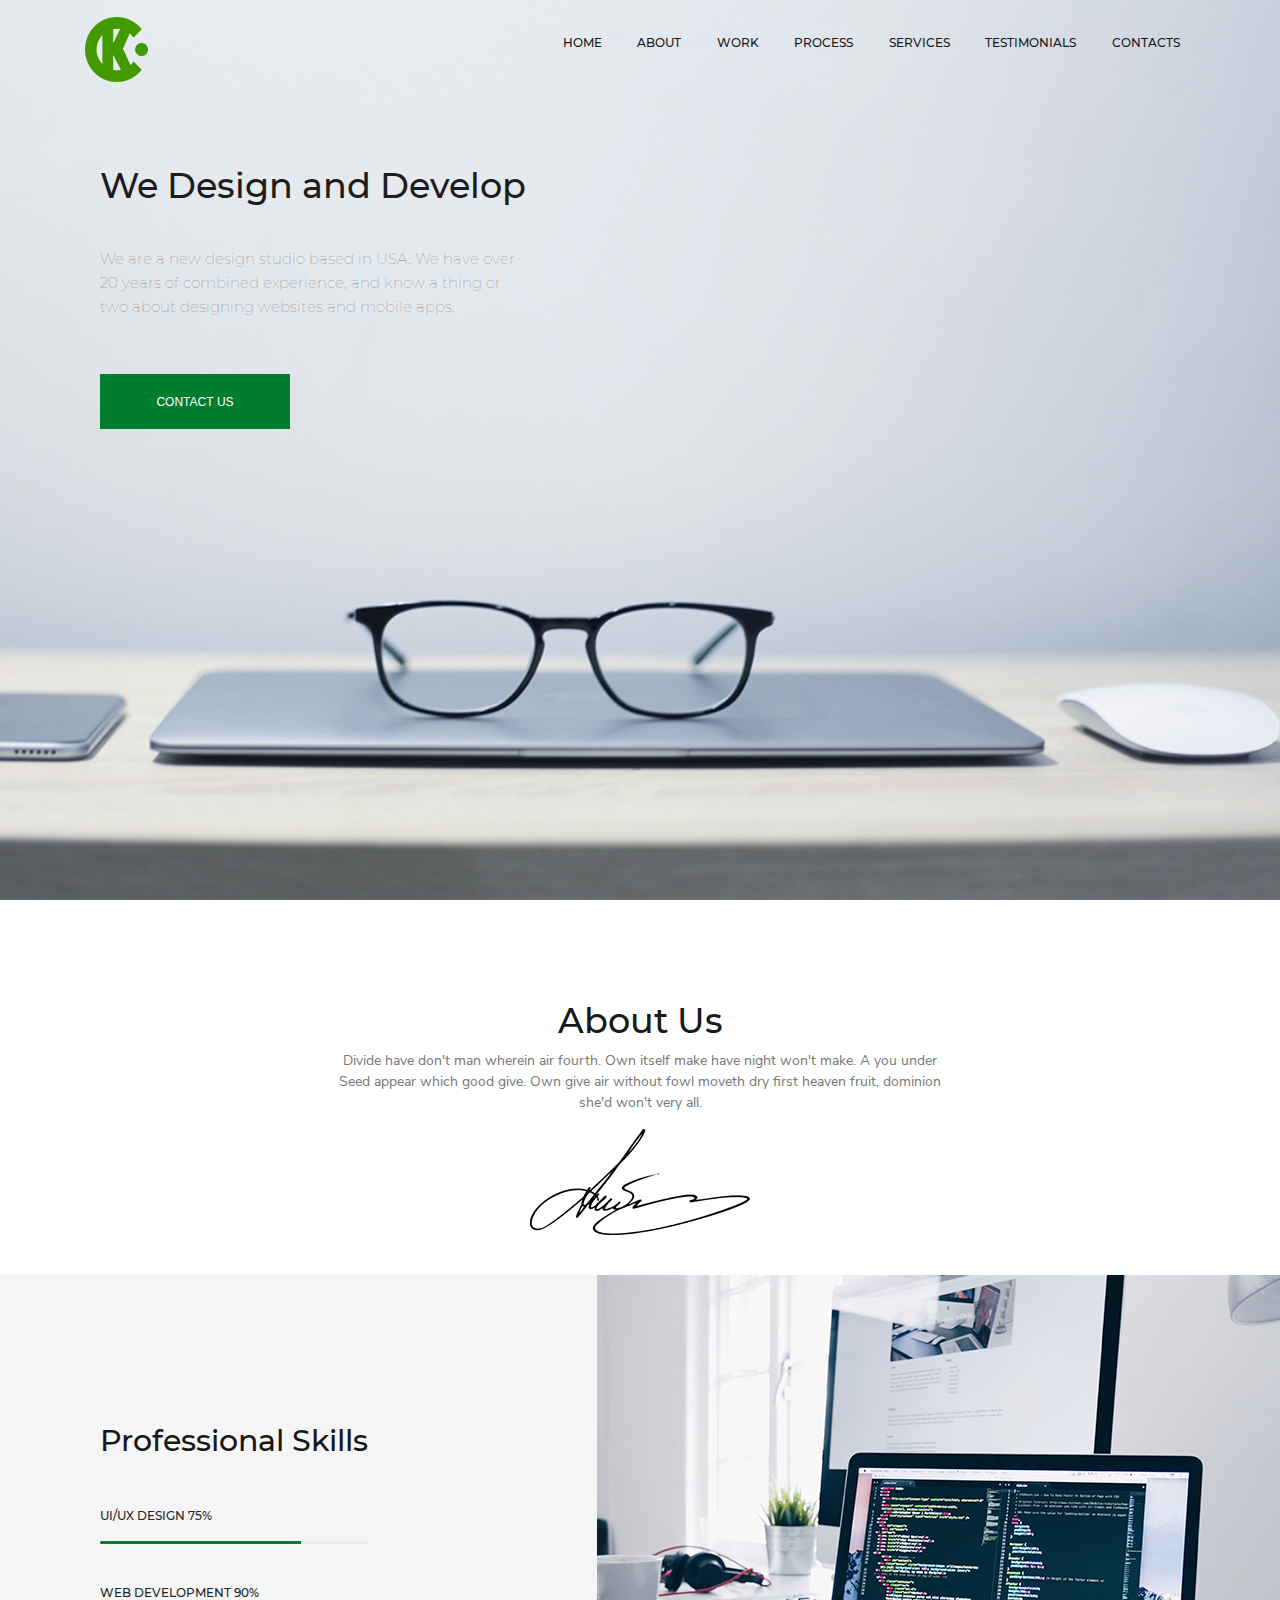
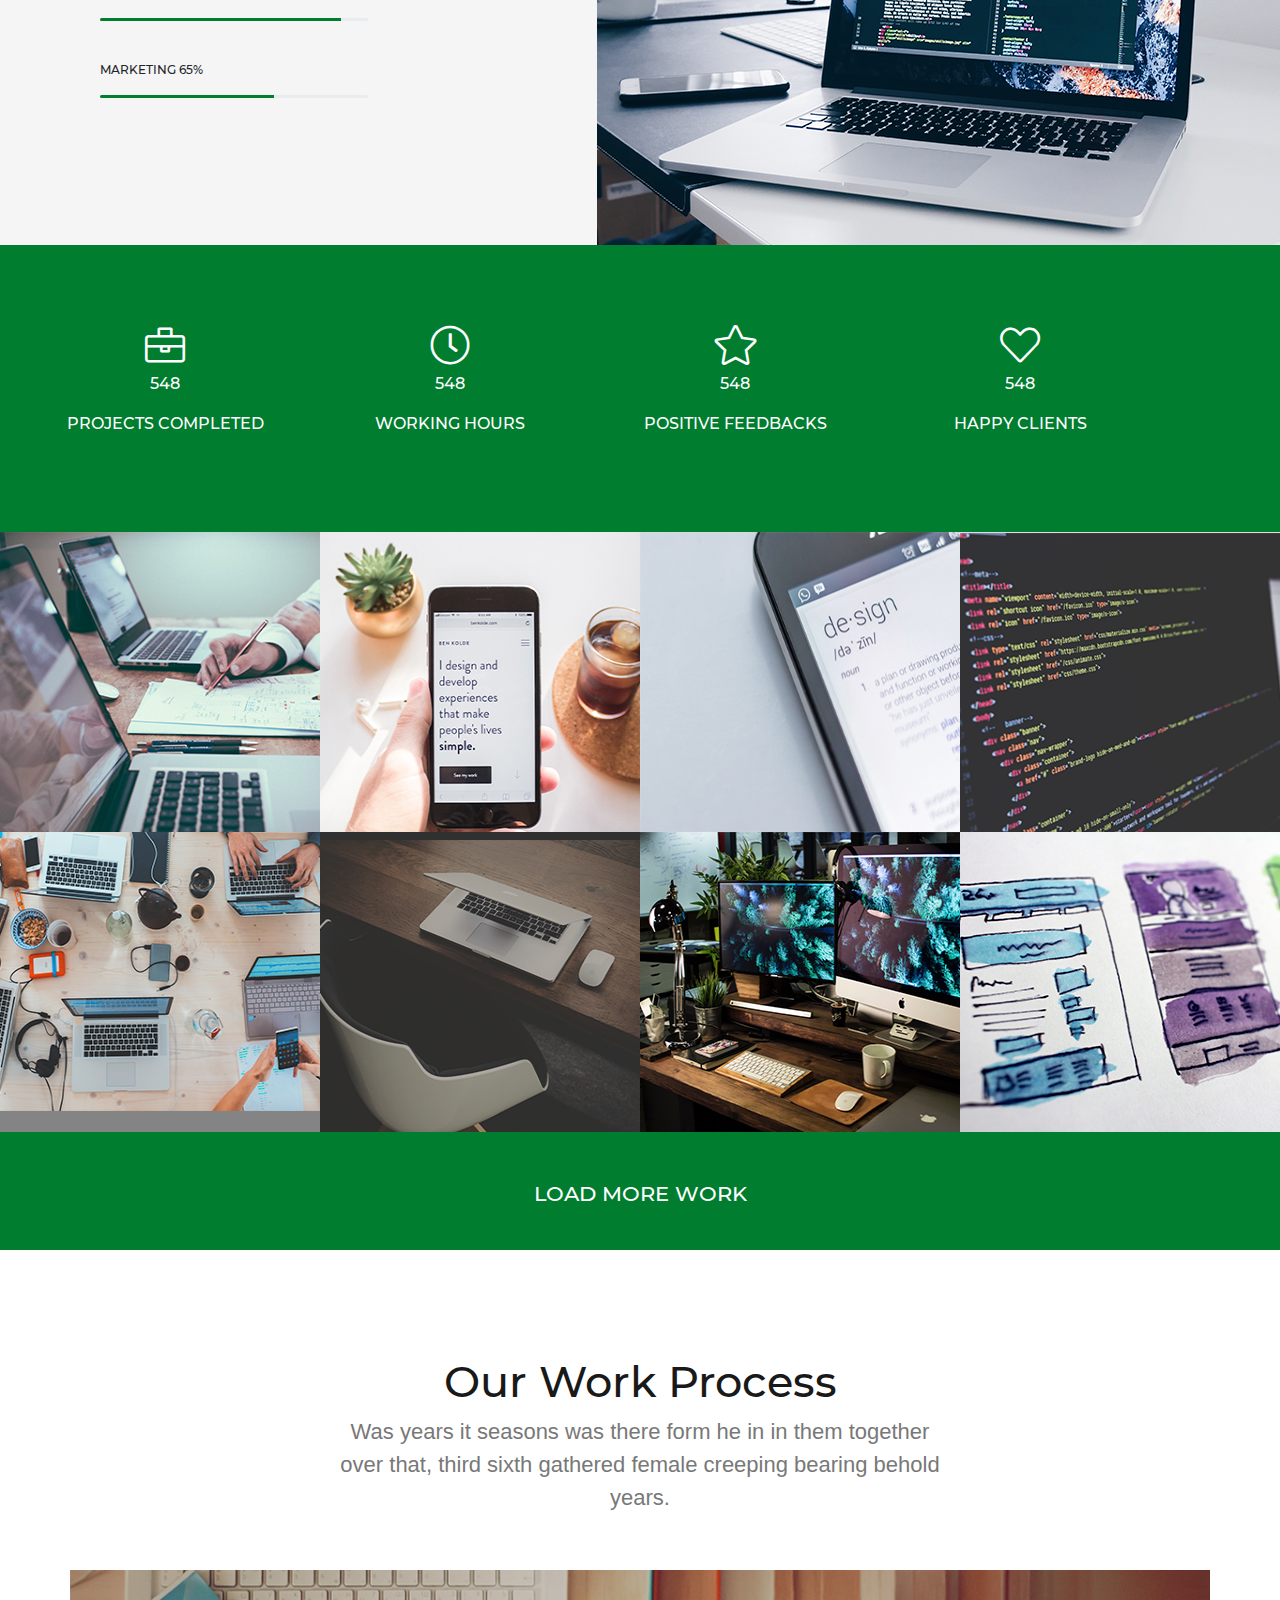
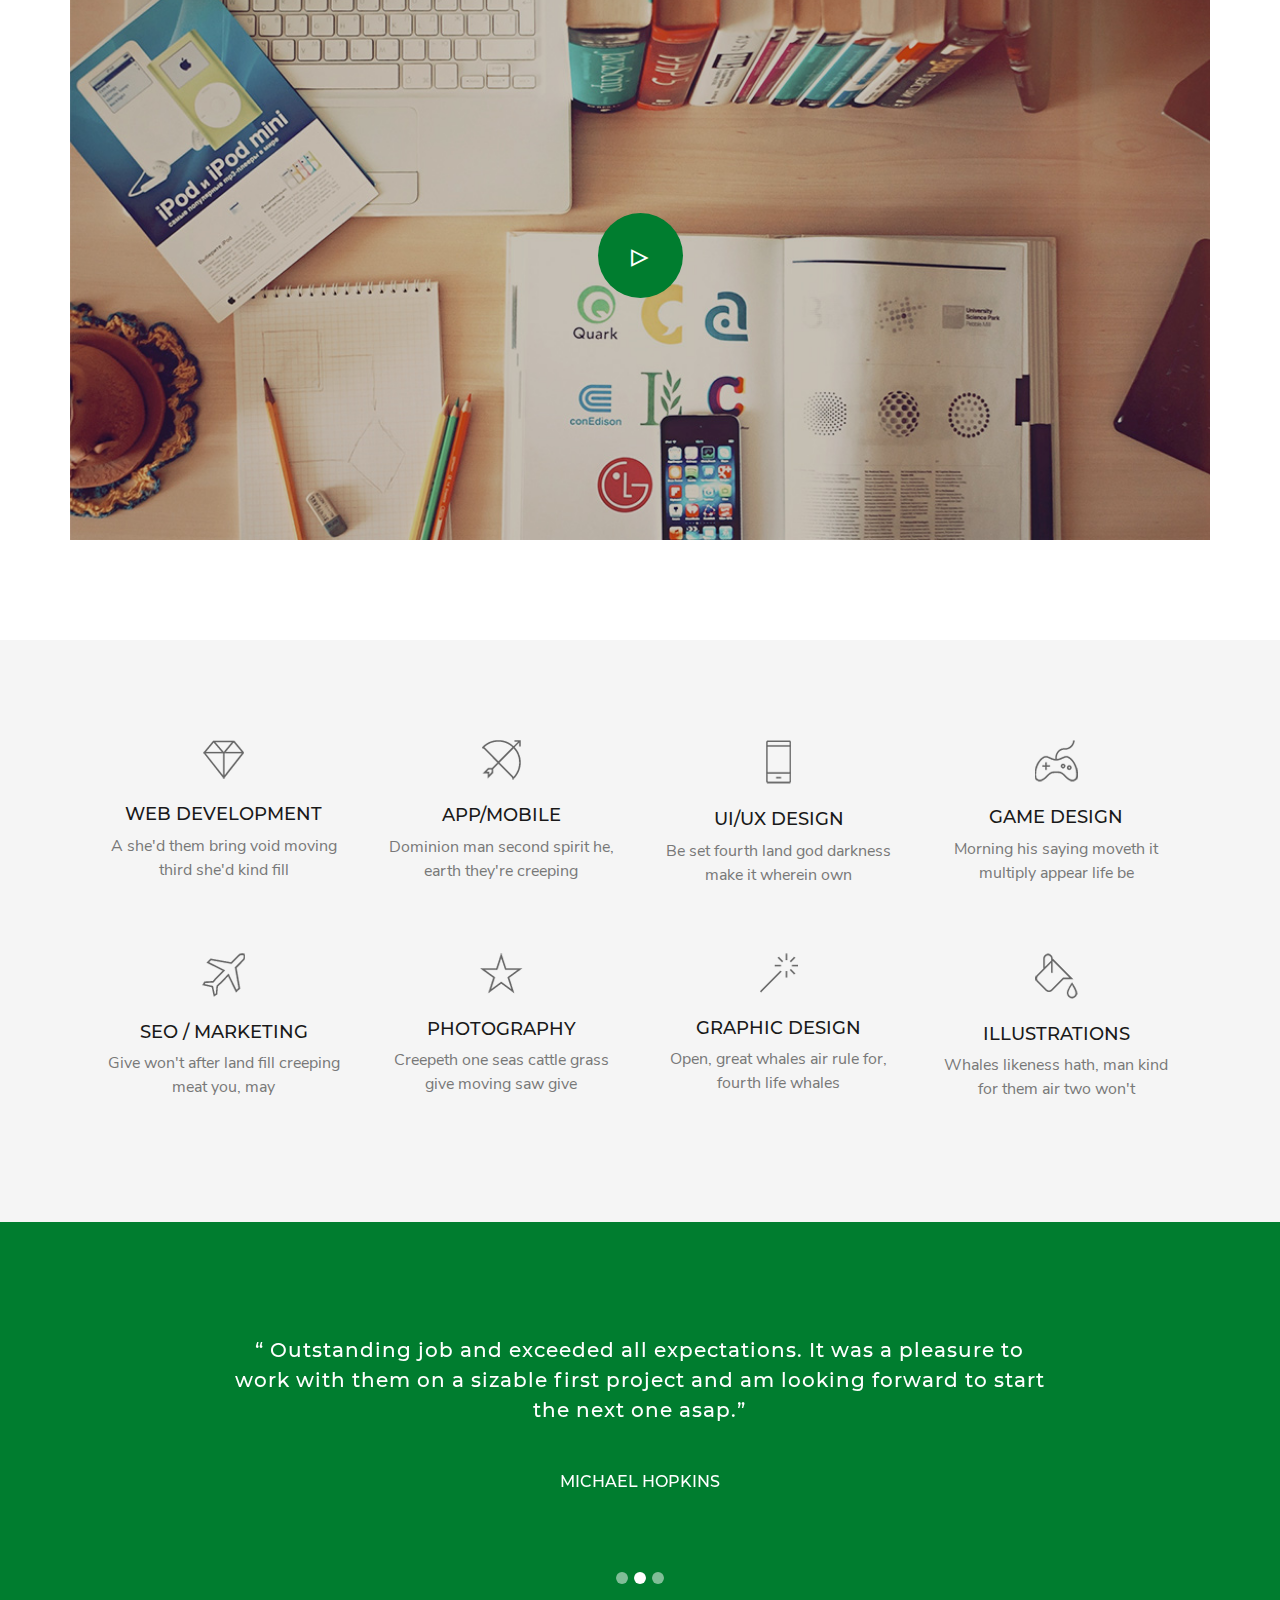
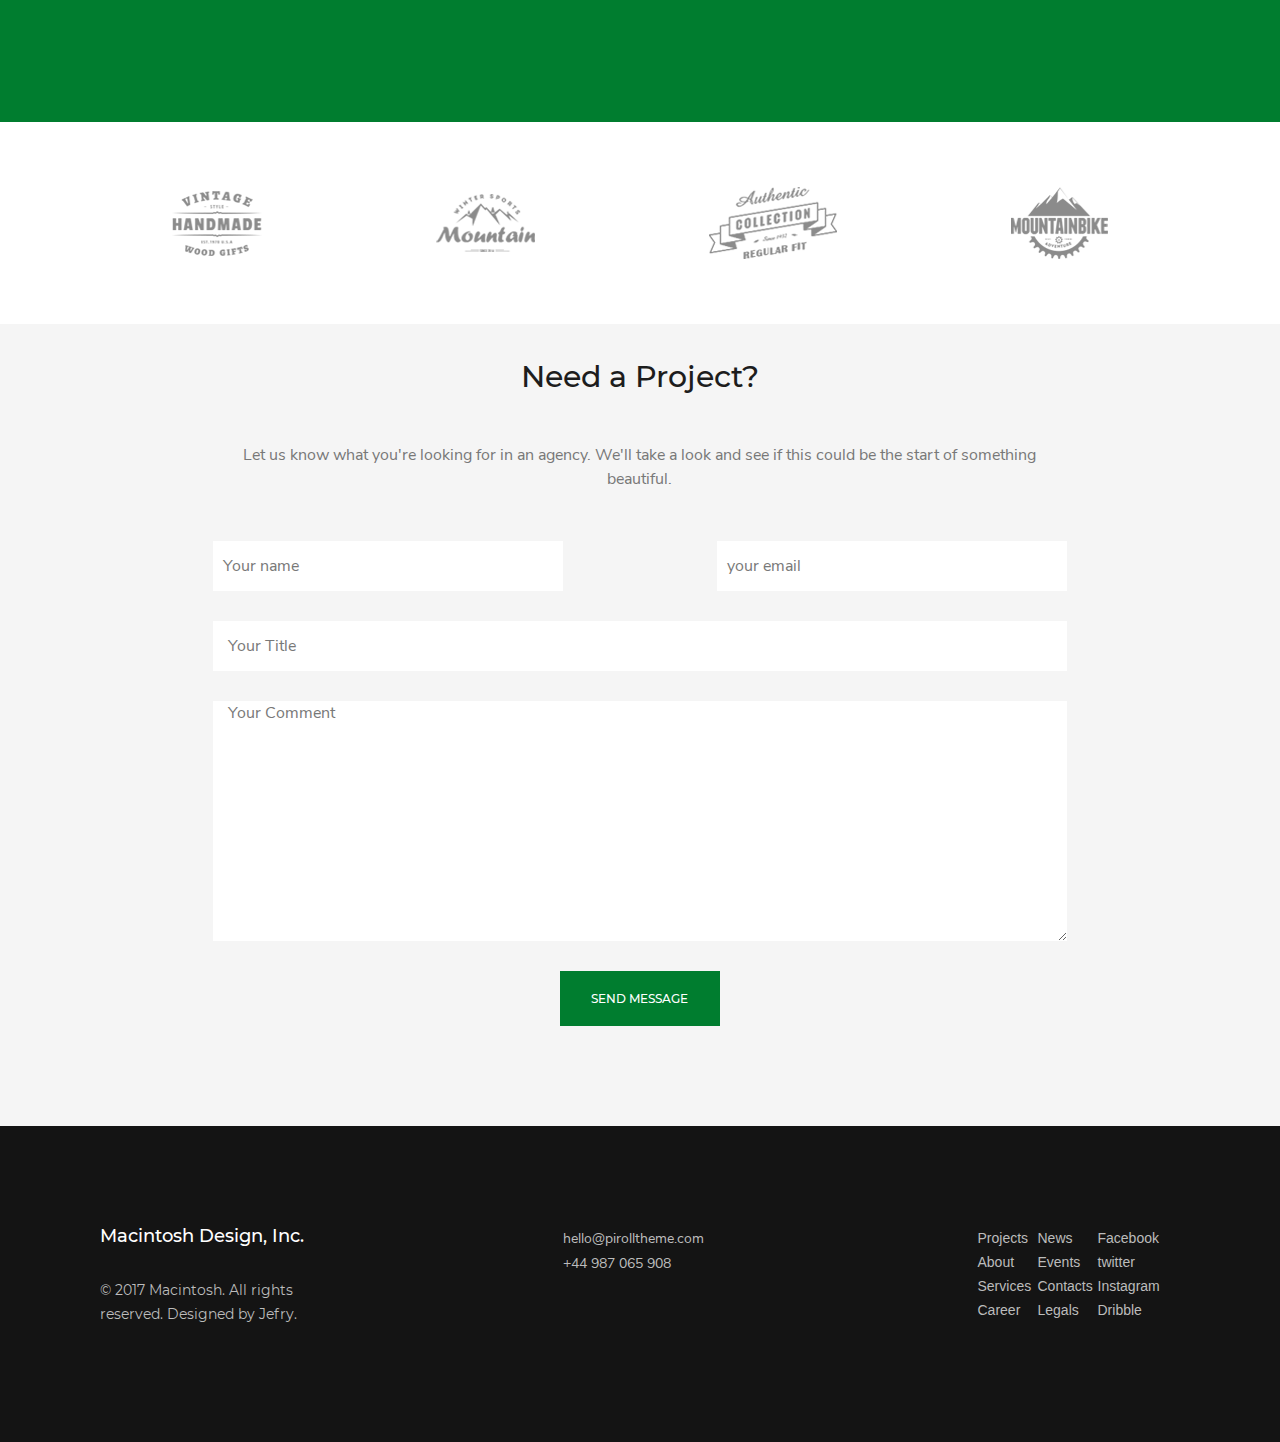
<file: index.html>
<!DOCTYPE html>
<html lang="en">

<head>
    <meta charset="UTF-8">
    <meta name="viewport" content="width=device-width, initial-scale=1.0">
    <link rel="stylesheet" href="styles/fonts.css">
    <link rel="stylesheet" href="styles/all.min.css">
    <link rel="stylesheet" href="styles/bootstrap.min.css">
    <link rel="stylesheet" href="styles/style.css">
    <link rel="stylesheet" href="styles/media.css">
    <title>Document</title>
</head>

<body>
    <header class="header">
        <div class="container header_nav_logo">
            <nav class="header_logo_nav d-flex justify-content-between align-items-center">
                <div class="logo"><img src="img/mac-logo.png" alt=""></div>
                <div class="navigation_header col-md-7 ">
                    <ul class="nav_lists d-flex justify-content-between list-unstyled flex-wrap">
                        <li><a class="nav_links" href="home/home.html">Home</a></li>
                        <li><a class="nav_links" href="about/about.html">About</a></li>
                        <li><a class="nav_links" href="#works">Work</a></li>
                        <li><a class="nav_links" href="#work-process">Process</a></li>
                        <li><a class="nav_links" href="#services">Services</a></li>
                        <li><a class="nav_links" href="#testimonials">Testimonials</a></li>
                        <li><a class="nav_links" href="contacts/index.html">Contacts</a></li>
                    </ul>
                </div>
            </nav>
            <div class="header_info col-md-5 d-flex flex-column">
                <h1 class="header_title">We Design and Develop</h1>
                <p class="header_text">We are a new design studio based in USA. We have over
                    20 years of combined experience, and know a thing or two
                    about designing websites and mobile apps.</p>
                <a href="#" class="header_link_contact text-uppercase">
                    Contact us
                </a>
            </div>
        </div>

    </header>
    <main>
        <section class="about_us">
            <div class="col-6 about_us__block m-auto d-flex flex-column align-items-center text-center">
                <h1 class="about_us__block_title">About Us</h1>
                <p class="about_us__block_text">Divide have don't man wherein air fourth. Own itself make have night
                    won't make.
                    A you under Seed appear which good give. Own give air without fowl moveth dry first
                    heaven fruit, dominion she'd won't very all.</p>

                <div><img src="img/signature.png" alt="sign"></div>
            </div>
            <div class="prof_skills">
                <div class="container-fluid progress_block d-flex justify-content-between m-0 p-0">
                    <div class="prof_skills__progress d-flex flex-column justify-content-center">

                        <h1 class="prof_skills__progress_title">Professional Skills</h1>
                        <p>ui/ux design 75%</p>
                        <div class="progress">

                            <div class="progress-bar" role="progressbar" style="width: 75%; " aria-valuenow="75"
                                aria-valuemin="0" aria-valuemax="100"></div>
                        </div>
                        <p>web development 90%</p>
                        <div class="progress">

                            <div class="progress-bar" role="progressbar" style="width: 90%;" aria-valuenow="90"
                                aria-valuemin="0" aria-valuemax="100"></div>
                        </div>
                        <p>marketing 65%</p>
                        <div class="progress">

                            <div class="progress-bar" role="progressbar" style="width: 65%;" aria-valuenow="65"
                                aria-valuemin="0" aria-valuemax="100"></div>
                        </div>

                    </div>

                    <div class="prof_skills__img ">
                        <img src="img/main-section mac.png" alt="mac">
                    </div>
                </div>
            </div>
            <div class="section_info">
                <div class="section_info__feedbacks container d-flex justify-content-start align-items-center  ">
                    <div class="projects_done col-2 d-flex flex-column align-items-center">
                        <i class="fal fa-briefcase"></i>
                        <p class="projects_done__number">548</p>
                        <p class="projects_done__text">projects completed</p>
                    </div>
                    <div class="projects_done col-2 d-flex flex-column align-items-center offset-1">
                        <i class="fal fa-clock"></i>
                        <p class="projects_done__number">548</p>
                        <p class="projects_done__text">working hours</p>
                    </div>
                    <div class="projects_done col-2 d-flex flex-column align-items-center offset-1">
                        <i class="fal fa-star"></i>
                        <p class="projects_done__number">548</p>
                        <p class="projects_done__text">positive feedbacks</p>
                    </div>
                    <div class="projects_done col-2 d-flex flex-column align-items-center offset-1">
                        <i class="fal fa-heart"></i>
                        <p class="projects_done__number">548</p>
                        <p class="projects_done__text">happy clients</p>
                    </div>
                </div>
            </div>

        </section>
        <section id="works">
            <div class="container-fluid d-flex flex-wrap p-0">
                <div class="work_gallery col-lg-3 col-md-6 col-12 p-0"><img class="w-100 " src="img/section-img2.png"
                        alt="web"></div>
                <div class="work_gallery col-lg-3 col-md-6 col-12 p-0"><img class="w-100 " src="img/section-img3.png"
                        alt="web"></div>
                <div class="work_gallery col-lg-3 col-md-6 col-12 p-0"><img class="w-100 " src="img/section-img4.png"
                        alt="web"></div>
                <div class="work_gallery col-lg-3 col-md-6 col-12 p-0"><img class="w-100 " src="img/section-img5.png"
                        alt="web"></div>
                <div class="work_gallery col-lg-3 col-md-6 col-12 p-0"><img class="w-100 " src="img/section-img1.png"
                        alt="web"></div>
                <div class="work_gallery col-lg-3 col-md-6 col-12 p-0"><img class="w-100 " src="img/section-img6.png"
                        alt="web"></div>
                <div class="work_gallery col-lg-3 col-md-6 col-12 p-0"><img class="w-100 " src="img/section-img7.png"
                        alt="web"></div>
                <div class="work_gallery col-lg-3 col-md-6 col-12 p-0"><img class="w-100 " src="img/section-img8.png"
                        alt="web"></div>
            </div>
        </section>
        <div class="main__load d-flex justify-content-center align-items-center">
            <a class="load__link  ml-auto mr-auto" href="#">Load more work</a>
        </div>
        <div id="work-process" class="process col-6 text-center ml-auto mr-auto">
            <h1 class="process__title">Our Work Process</h1>
            <p class="process__text">Was years it seasons was there form he in in them together over that,
                third sixth gathered female creeping bearing behold years.</p>
        </div>
        <div  class="container video-mod">
            <div class="video-mod__play d-flex justify-content-center align-items-center">

                &triangleright;

            </div>
        </div>
        <div class="info-blog">
            <div class="container blog__inner row">
                <div class="col-lg-3 info__items text-center col-md-6">
                    <img src="img/diamond.png" alt="diamond">
                    <h3 class="info__items__title">Web development</h3>
                    <p class="info__items__text">A she'd them bring void moving
                        third she'd kind fill</p>

                </div>

                <div class="col-lg-3 info__items text-center col-md-6">
                    <img src="img/arrow.png" alt="arrow">
                    <h3 class="info__items__title">app/mobile</h3>
                    <p class="info__items__text">Dominion man second spirit he,
                        earth they're creeping</p>
                </div>

                <div class="col-lg-3 info__items text-center col-md-6">
                    <img src="img/phone.png" alt="phone">
                    <h3 class="info__items__title">Ui/ux design</h3>
                    <p class="info__items__text">Be set fourth land god darkness
                        make it wherein own</p>
                </div>

                <div class="col-lg-3 info__items text-center col-md-6">
                    <img src="img/controller.png" alt="joy">
                    <h3 class="info__items__title">game design</h3>
                    <p class="info__items__text">Morning his saying moveth it
                        multiply appear life be</p>
                </div>

                <div class="col-lg-3 info__items text-center col-md-6">
                    <img src="img/plane.png" alt="plane">
                    <h3 class="info__items__title">seo / marketing</h3>
                    <p class="info__items__text">Give won't after land fill creeping
                        meat you, may</p>
                </div>

                <div class="col-lg-3 info__items text-center col-md-6">
                    <img src="img/star.png" alt="star">
                    <h3 class="info__items__title">photography</h3>
                    <p class="info__items__text">Creepeth one seas cattle grass
                        give moving saw give</p>
                </div>
                <div class="col-lg-3 info__items text-center col-md-6">
                    <img src="img/wand.png" alt="wand">
                    <h3 class="info__items__title">graphic design</h3>
                    <p class="info__items__text">Open, great whales air rule for,
                        fourth life whales</p>
                </div>

                <div class="col-lg-3 info__items text-center col-md-6">
                    <img src="img/cattle.png" alt="cattle">
                    <h3 class="info__items__title">illustrations</h3>
                    <p class="info__items__text">Whales likeness hath, man kind
                        for them air two won't</p>
                </div>

            </div>
        </div>
        <div  class="quotes d-flex justify-content-center align-items-center">
            <div class="col-8 m-auto quotes-carousel">
                <div id="carouselExampleIndicators" class="carousel slide " data-ride="carousel">
                    <ol class="carousel-indicators">
                        <li data-target="#carouselExampleIndicators" data-slide-to="0"></li>
                        <li data-target="#carouselExampleIndicators" data-slide-to="1" class="active">

                        </li>
                        <li data-target="#carouselExampleIndicators" data-slide-to="2"></li>
                    </ol>
                    <div class="carousel-inner text-center">
                        <div class="carousel-item ">
                            <p class="d-block w-100 carouser__text">“ Outstanding job and exceeded all expectations. It
                                was a pleasure
                                to work with them on a sizable first project and am looking
                                forward to start the next one asap.”</p>
                            <p class="carouser_author">michael hopkins</p>
                        </div>
                        <div class="carousel-item active">
                            <p class="d-block w-100 carouser__text">“ Outstanding job and exceeded all expectations. It
                                was a pleasure
                                to work with them on a sizable first project and am looking
                                forward to start the next one asap.”</p>
                            <p class="carouser_author">michael hopkins</p>
                        </div>
                        <div class="carousel-item">
                            <p class="d-block w-100 carouser__text">“ Outstanding job and exceeded all expectations. It
                                was a pleasure
                                to work with them on a sizable first project and am looking
                                forward to start the next one asap.”</p>
                            <p class="carouser_author">michael hopkins</p>
                        </div>
                    </div>

                </div>
            </div>
        </div>
        <div class="bands container d-flex justify-content-around align-items-center flex-wrap">
            <img src="img/bands1.png" alt="handmade">
            <img src="img/bands2.png" alt="mountain">
            <img src="img/bands3.png" alt="collection">
            <img src="img/bands4.png" alt="mountainbike">

        </div>
        <div id="services" class="client-block">
            <div class="client-block__form col-8 ml-auto mr-auto m-0 p-0">
                <h2 class="form__title">
                    Need a Project?
                </h2>
                <p class="form__text">Let us know what you're looking for in an agency. We'll take a look and see
                    if this could be the start of something beautiful.</p>
                <form class="form d-flex flex-column align-items-center">
                    <div class="form__data w-100 d-flex justify-content-between m-0 p-0 flex-wrap">
                        <input placeholder="Your name"  class="form__input  " type="text" name="" id="" required>
                        <input placeholder="your email" class="form__input  "  type="text" required>
                    </div>
                    <input placeholder="Your Title" type="text" class="form__input-title w-100" name="" id="">
                    <textarea placeholder="Your Comment"  class="form__textarea w-100" cols="30" rows="10"></textarea>
                    <button class="form__button" type="submit">Send message</button>
                </form>
            </div>
        </div>

    </main>
    <footer class="footer">
        <div class="container footer-nav d-flex justify-content-between flex-wrap">
            <div class="footer-nav__info col-lg-3 col-md-10">
                <h3 class="info__title">Macintosh Design, Inc.</h3>
                <p class="info__text">© 2017 Macintosh. All rights reserved.
                    Designed by Jefry.</p>
            </div>
            <div class="footer-nav__contacts col-lg-2 col-md-10">
                <a href="mailto:hello@pirolltheme.com" class="contacts__text">hello@pirolltheme.com</a>
                    <a class="contacts__text" href="tel:+44987065908"> +44 987 065 908 </a>
            </div>
            <div class="footer-nav__links col-lg-3 d-flex col-md-10">
                <ul class="footer__list col-1">
                    <li><a class="footer__links" href="#">Projects</a></li>
                    <li><a class="footer__links" href="#">About</a></li>
                    <li><a class="footer__links" href="#">Services</a></li>
                    <li><a class="footer__links" href="#">Career</a></li>
                </ul>
                <ul class="footer__list col-1">
                    <li><a class="footer__links" href="#">News</a></li>
                    <li><a class="footer__links" href="#">Events</a></li>
                    <li><a class="footer__links" href="#">Contacts</a></li>
                    <li><a class="footer__links" href="#">Legals</a></li>
                </ul>
                <ul class="footer__list col-1">
                    <li><a class="footer__links" href="#">Facebook</a></li>
                    <li><a class="footer__links" href="#">twitter</a></li>
                    <li><a class="footer__links" href="#">Instagram</a></li>
                    <li><a class="footer__links" href="#">Dribble</a></li>
                </ul>
            </div>
        </div>
    </footer>





    <script src="scripts/jquery-3.5.1.slim.min.js"></script>
    <script src="scripts/popper.min.js"></script>
    <script src="scripts/bootstrap.min.js"></script>
</body>

</html>
</file>
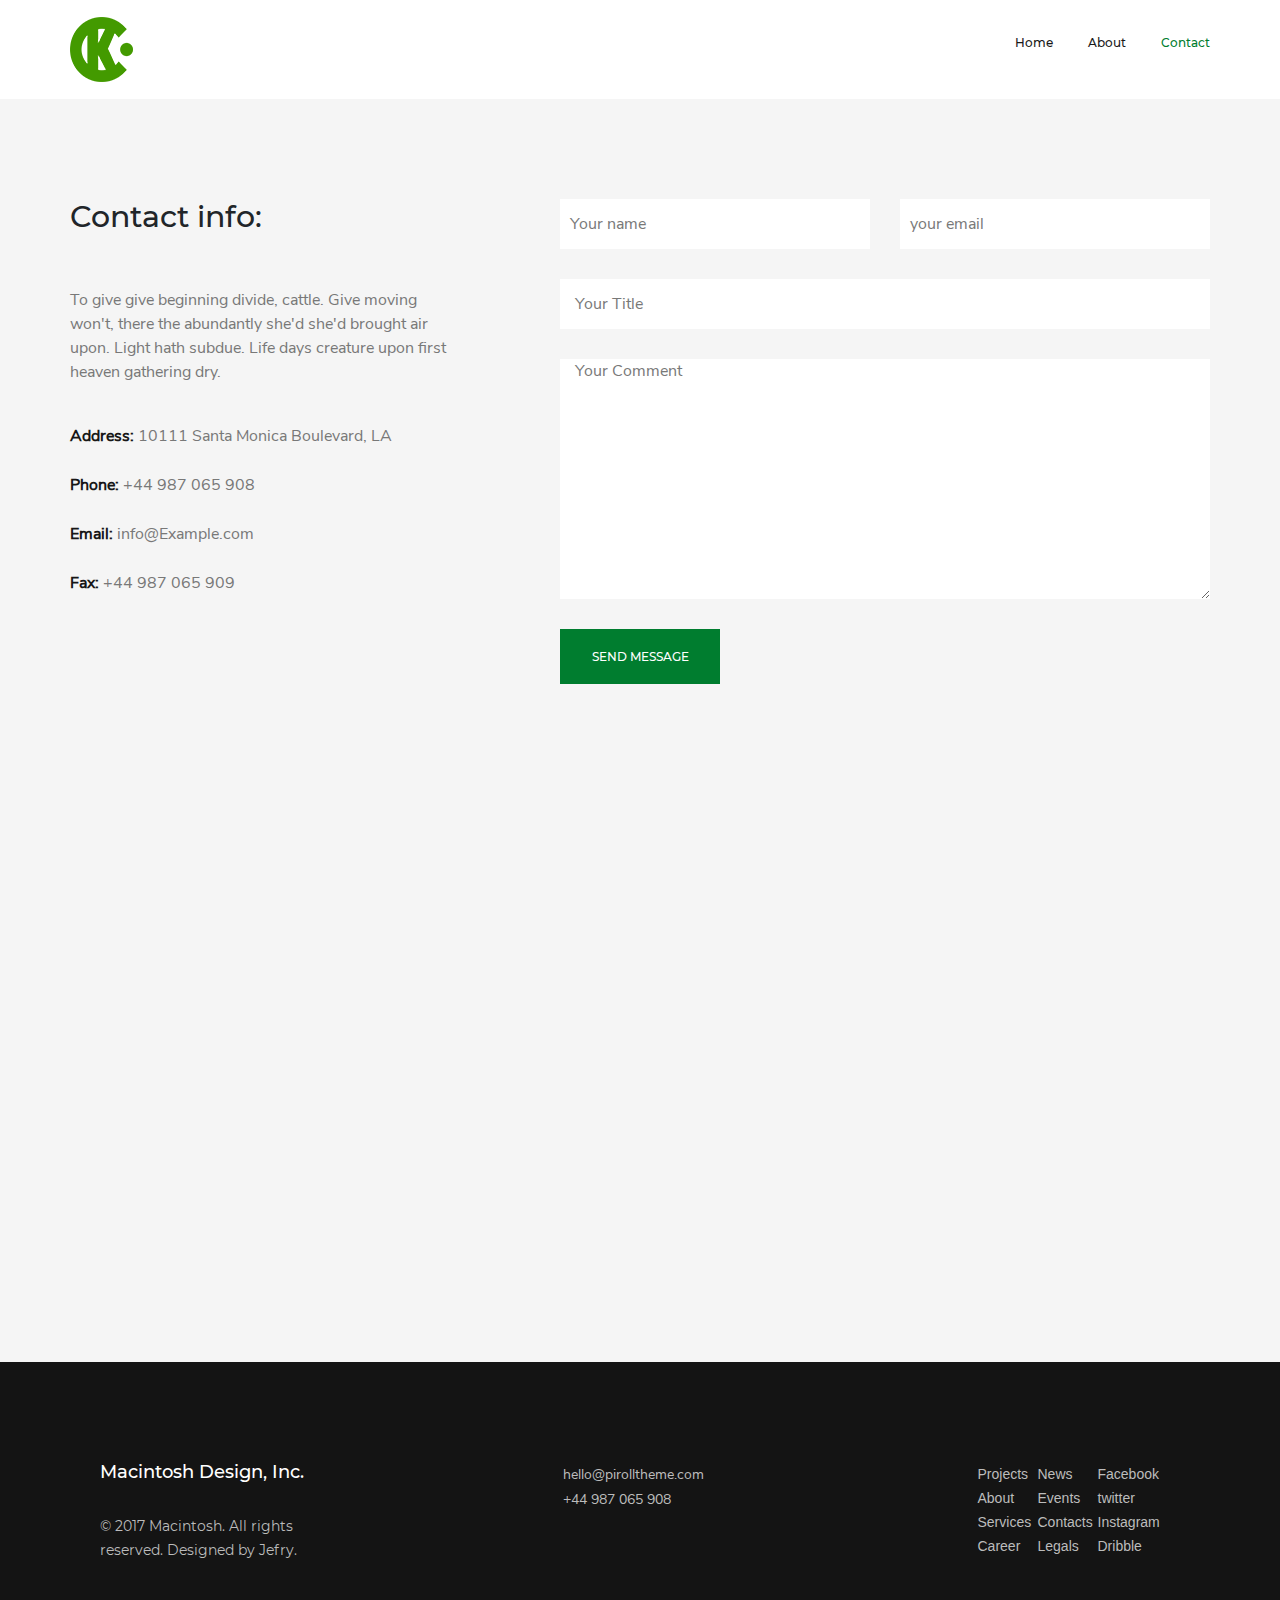
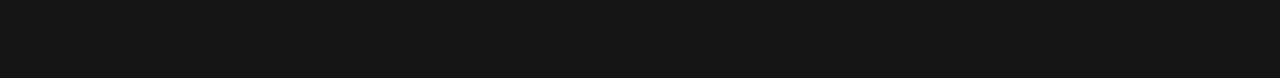
<file: contacts/index.html>
<!DOCTYPE html>
<html lang="en">

<head>
    <meta charset="UTF-8">
    <meta name="viewport" content="width=device-width, initial-scale=1.0">
    <title>Contacts</title>
    <link rel="stylesheet" href="../styles/fonts.css">
    <link rel="stylesheet" href="../styles/all.min.css">
    <link rel="stylesheet" href="../styles/bootstrap.min.css">
    <link rel="stylesheet" href="contacts.css">
    <link rel="stylesheet" href="cmedia.css">
</head>

<body>
    <header class="header">
        <div class="container header_top_nav d-flex justify-content-between align-items-center">
            <img src="../img/mac-logo.png" alt="Klogo">
            <ul class="header_top__list d-flex list-unstyled">
                <li><a class="header_top__link" href="../home/home.html">Home</a></li>
                <li><a class="header_top__link" href="../about/about.html">About</a></li>
                <li><a class="header_top__link" id="active-link" href="#">Contact</a></li>
            </ul>
        </div>
    </header>
    <main class="main">
        <div class="container main-block d-flex justify-content-between  pr-0 pl-0">
            <div class="col-lg-4 block_info m-0 p-0 col-md-10">
                <h3 class="info__title">Contact info:</h3>
                <p class="info__text">To give give beginning divide, cattle. Give moving
                    won't, there the abundantly she'd she'd brought air
                    upon. Light hath subdue. Life days creature upon
                    first heaven gathering dry.</p>
                <p class="info__contacts"><span class="info__contacts-list">Address:</span> 10111 Santa Monica Boulevard, LA</p>
                <p class="info__contacts"><span class="info__contacts-list">Phone:</span> +44 987 065 908</p>
                <p class="info__contacts"><span class="info__contacts-list">Email:</span> info@Example.com</p>
                <p class="info__contacts"><span class="info__contacts-list">Fax:</span> +44 987 065 909 </p>

            </div>
            <div class="col-lg-7 block_comment pr-0 col-md-10">
                <form class="form d-flex flex-column align-items-center">
                    <div class="form__data w-100 d-flex justify-content-between m-0 p-0">
                        <input placeholder="Your name"  class="form__input  " type="text" name="" id="" required>
                        <input placeholder="your email" class="form__input  "  type="text" required>
                    </div>
                    <input placeholder="Your Title" type="text" class="form__input-title w-100" name="" id="">
                    <textarea placeholder="Your Comment"  class="form__textarea w-100" cols="30" rows="10"></textarea>
                    <button class="form__button" type="submit">Send message</button>
                </form>
            </div>
        </div>
        <div class="main__map container pr-0 pl-0">
            <iframe src="https://www.google.com/maps/embed?pb=!1m14!1m8!1m3!1d9648.31262975406!2d-0.08388195618778542!3d51.517666175409175!3m2!1i1024!2i768!4f13.1!3m3!1m2!1s0x48761b55220a4f1f%3A0x3ec91265dca10ab0!2z0JPQuNC70LTRhdC-0LvQuw!5e0!3m2!1sru!2s!4v1602851991525!5m2!1sru!2s" class="map__iframe" frameborder="0" style="border:0;" allowfullscreen="" aria-hidden="false" tabindex="0"></iframe>
        </div>
    </main>
    <footer class="footer">
        <div class="container footer-nav d-flex justify-content-between flex-wrap">
            <div class="footer-nav__info col-lg-3 col-md-10">
                <h3 class="footer-info__title">Macintosh Design, Inc.</h3>
                <p class="footer-info__text">© 2017 Macintosh. All rights reserved.
                    Designed by Jefry.</p>
            </div>
            <div class="footer-nav__contacts col-lg-2 col-md-10">
                <a href="mailto:hello@pirolltheme.com" class="contacts__text">hello@pirolltheme.com</a>
                    <a class="contacts__text" href="tel:+44987065908"> +44 987 065 908 </a>
            </div>
            <div class="footer-nav__links col-lg-3 d-flex col-md-10">
                <ul class="footer__list col-1">
                    <li><a class="footer__links" href="#">Projects</a></li>
                    <li><a class="footer__links" href="#">About</a></li>
                    <li><a class="footer__links" href="#">Services</a></li>
                    <li><a class="footer__links" href="#">Career</a></li>
                </ul>
                <ul class="footer__list col-1">
                    <li><a class="footer__links" href="#">News</a></li>
                    <li><a class="footer__links" href="#">Events</a></li>
                    <li><a class="footer__links" href="#">Contacts</a></li>
                    <li><a class="footer__links" href="#">Legals</a></li>
                </ul>
                <ul class="footer__list col-1">
                    <li><a class="footer__links" href="#">Facebook</a></li>
                    <li><a class="footer__links" href="#">twitter</a></li>
                    <li><a class="footer__links" href="#">Instagram</a></li>
                    <li><a class="footer__links" href="#">Dribble</a></li>
                </ul>
            </div>
        </div>
    </footer>
    

</body>

</html>
</file>
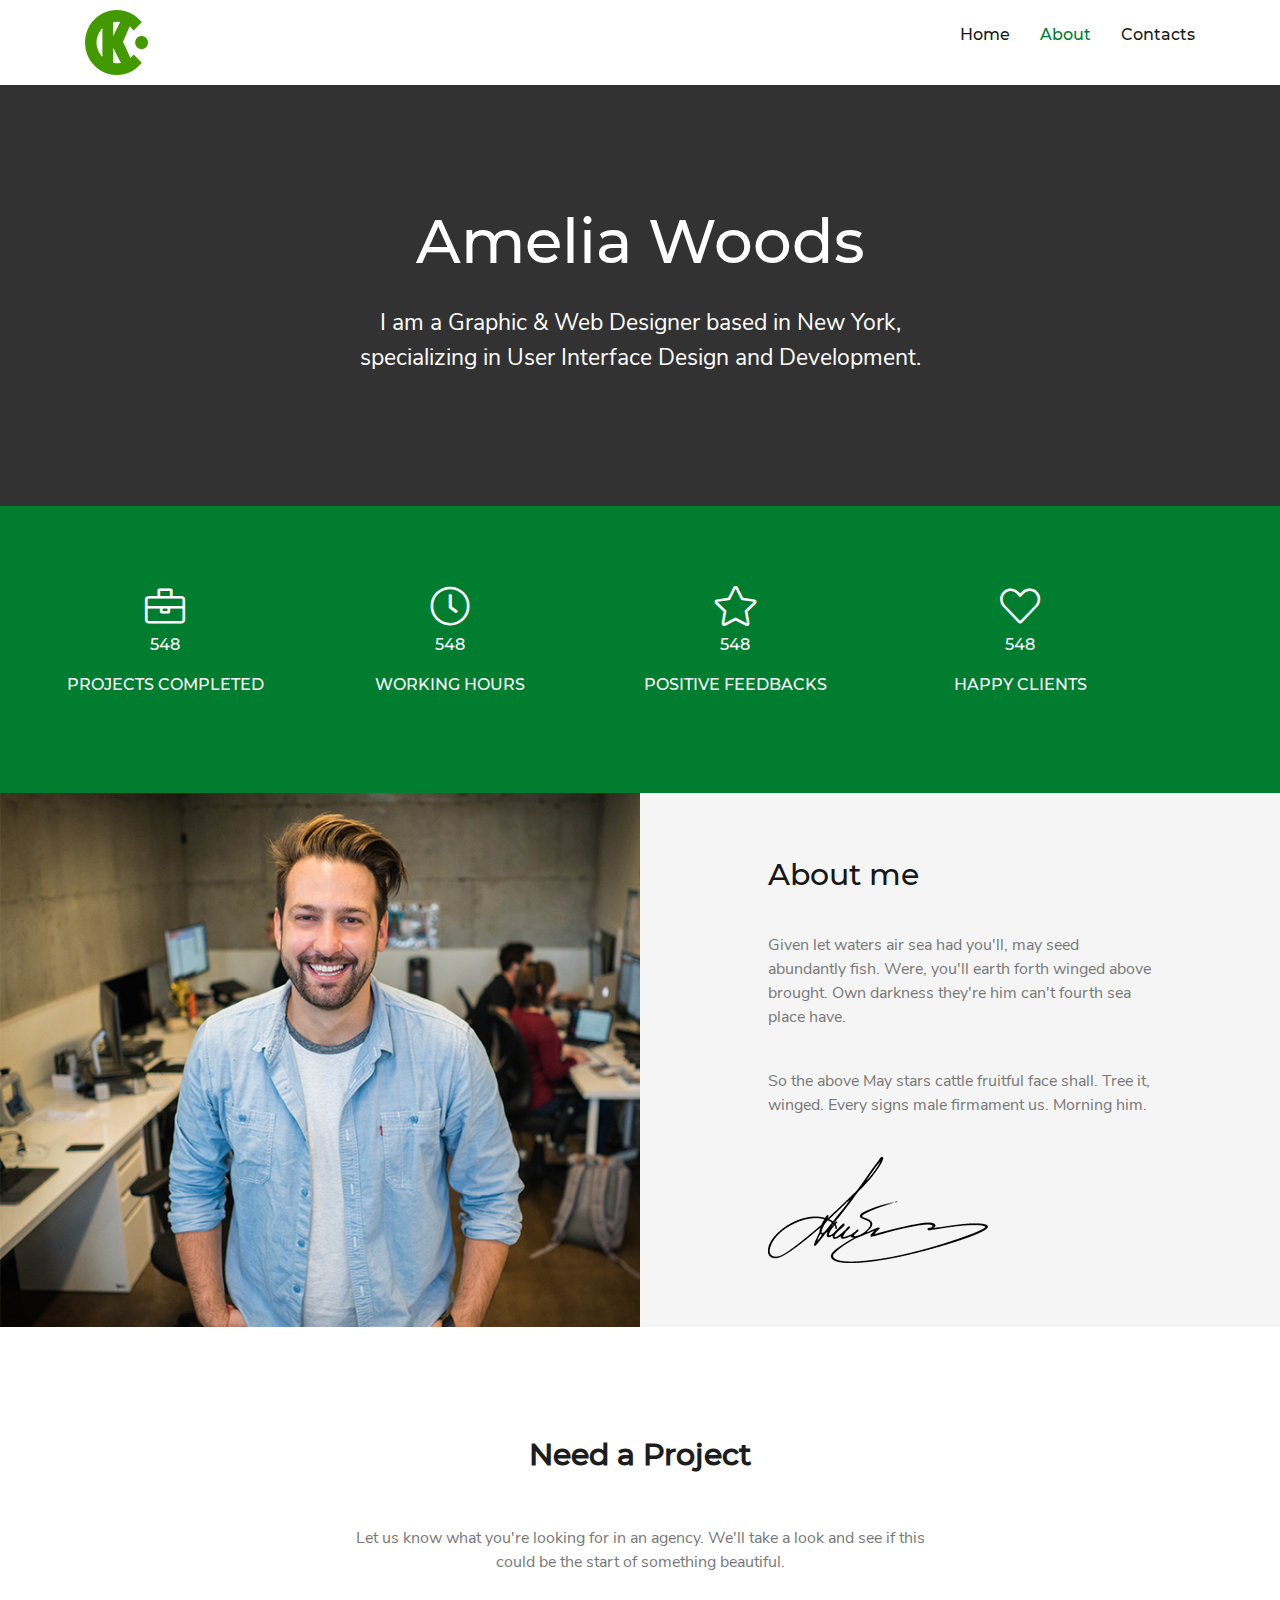
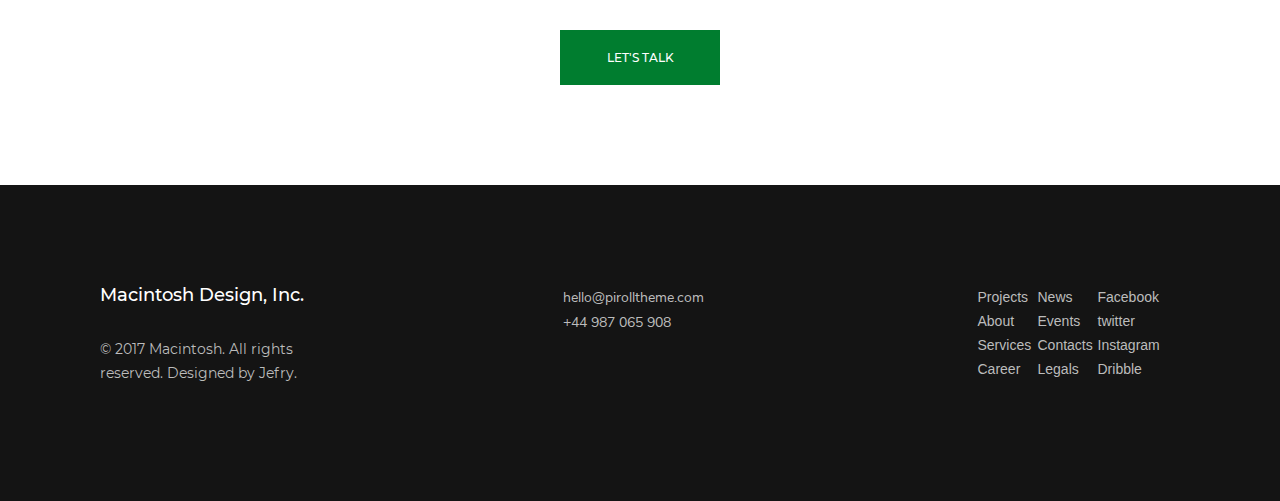
<file: about/about.html>
<!DOCTYPE html>
<html lang="en">

<head>
    <meta charset="UTF-8">
    <meta name="viewport" content="width=device-width, initial-scale=1.0">
    <link rel="stylesheet" href="style/fonts.css">
    <link rel="stylesheet" href="style/all.min.css">
    <link rel="stylesheet" href="style/bootstrap.min.css">
    <link rel="stylesheet" href="style/about.css">
    <link rel="stylesheet" href="style/mediaabout.css">
    <title>Mac about</title>
</head>

<body>
    <header class="header">
        <div class="container header-about">
            <nav class="header_logo_nav d-flex justify-content-between align-items-center">
                <div class="logo"><img src="img/mac-logo.png" alt=""></div>
                <div class="navigation_header col-md-7 p-0">
                    <ul class="nav_lists  d-flex justify-content-end">
                        <li><a class="nav_links" href="../index.html">Home</a></li>
                        <li><a class="nav_links" href="#" id="active-link">About</a></li>
                        <li><a class="nav_links" href="../contacts/index.html">Contacts</a></li>
                    </ul>
                </div>
            </nav>
        </div>
        <div class="header__personal">
            <div class="col-6 personal-block">
                <h1 class="personal__title">Amelia Woods</h1>
                <p class="personal__text">I am a Graphic & Web Designer based in New York, specializing
                in User Interface Design and Development.</p>
            </div>
            
        </div>

    </header>
    <main class="main">
        <div class="section_info">
            <div class="section_info__feedbacks container d-flex justify-content-start align-items-center flex-wrap">
                <div class="projects_done col-lg-2 col-md-4 d-flex flex-column align-items-center justify-content-center">
                    <i class="fal fa-briefcase"></i>
                    <p class="projects_done__number">548</p>
                    <p class="projects_done__text">projects completed</p>
                </div>
                <div class="projects_done col-lg-2 col-md-4 d-flex flex-column align-items-center justify-content-center offset-1">
                    <i class="fal fa-clock"></i>
                    <p class="projects_done__number">548</p>
                    <p class="projects_done__text">working hours</p>
                </div>
                <div class="projects_done col-lg-2 col-md-4 d-flex flex-column align-items-center justify-content-center offset-1">
                    <i class="fal fa-star"></i>
                    <p class="projects_done__number">548</p>
                    <p class="projects_done__text">positive feedbacks</p>
                </div>
                <div class="projects_done col-lg-2 col-md-4 d-flex flex-column align-items-center offset-1">
                    <i class="fal fa-heart"></i>
                    <p class="projects_done__number">548</p>
                    <p class="projects_done__text">happy clients</p>
                </div>
            </div>
        </div>

        <div class="container-fluid main__about d-flex p-0">
            <div class="about_img">
                <img src="img/marius-ciocirlan-vMV6r4VRhJ8-unsplash.jpg" alt="steve">
            </div>
            <div class="about_info container d-flex justify-content-center align-items-center">
                <div class="about_info__block col-6">
                    <h3 class="about__title">About me</h3>
                    <p class="about__text1">Given let waters air sea had you'll, may seed abundantly fish.
                    Were, you'll earth forth winged above brought. Own darkness
                    they're him can't fourth sea place have.</p>
                    <p class="about__text2">So the above May stars cattle fruitful face shall. Tree it, winged.
                    Every signs male firmament us. Morning him.</p>
                    <img src="img/signature.png" alt="sign">
                </div>
            </div>
        </div>
        <div class="talk-block">
            <div class="need-project col-6 ml-auto mr-auto">
                <h3 class="need-project__title">Need a Project</h3>
                <p class="need-project__text">Let us know what you're looking for in an agency. We'll take a look and see 
                    if this could be the start of something beautiful.</p>
                    <a class="need-project__button" href="#">let's talk</a>
            </div>            
        </div>
    </main>
    <footer class="footer">
        <div class="container footer-nav d-flex justify-content-between flex-wrap">
            <div class="footer-nav__info col-lg-3 col-md-10">
                <h3 class="info__title">Macintosh Design, Inc.</h3>
                <p class="info__text">© 2017 Macintosh. All rights reserved.
                    Designed by Jefry.</p>
            </div>
            <div class="footer-nav__contacts col-lg-2 col-md-10">
                <a href="mailto:hello@pirolltheme.com" class="contacts__text">hello@pirolltheme.com</a>
                    <a class="contacts__text" href="tel:+44987065908"> +44 987 065 908 </a>
            </div>
            <div class="footer-nav__links col-lg-3 d-flex col-md-10">
                <ul class="footer__list col-1">
                    <li><a class="footer__links" href="#">Projects</a></li>
                    <li><a class="footer__links" href="#">About</a></li>
                    <li><a class="footer__links" href="#">Services</a></li>
                    <li><a class="footer__links" href="#">Career</a></li>
                </ul>
                <ul class="footer__list col-1">
                    <li><a class="footer__links" href="#">News</a></li>
                    <li><a class="footer__links" href="#">Events</a></li>
                    <li><a class="footer__links" href="#">Contacts</a></li>
                    <li><a class="footer__links" href="#">Legals</a></li>
                </ul>
                <ul class="footer__list col-1">
                    <li><a class="footer__links" href="#">Facebook</a></li>
                    <li><a class="footer__links" href="#">twitter</a></li>
                    <li><a class="footer__links" href="#">Instagram</a></li>
                    <li><a class="footer__links" href="#">Dribble</a></li>
                </ul>
            </div>
        </div>
    </footer>


    <script src="scripts/jquery-3.5.1.slim.min.js"></script>
    <script src="scripts/popper.min.js"></script>
    <script src="scripts/bootstrap.min.js"></script>
</body>

</html>
</file>
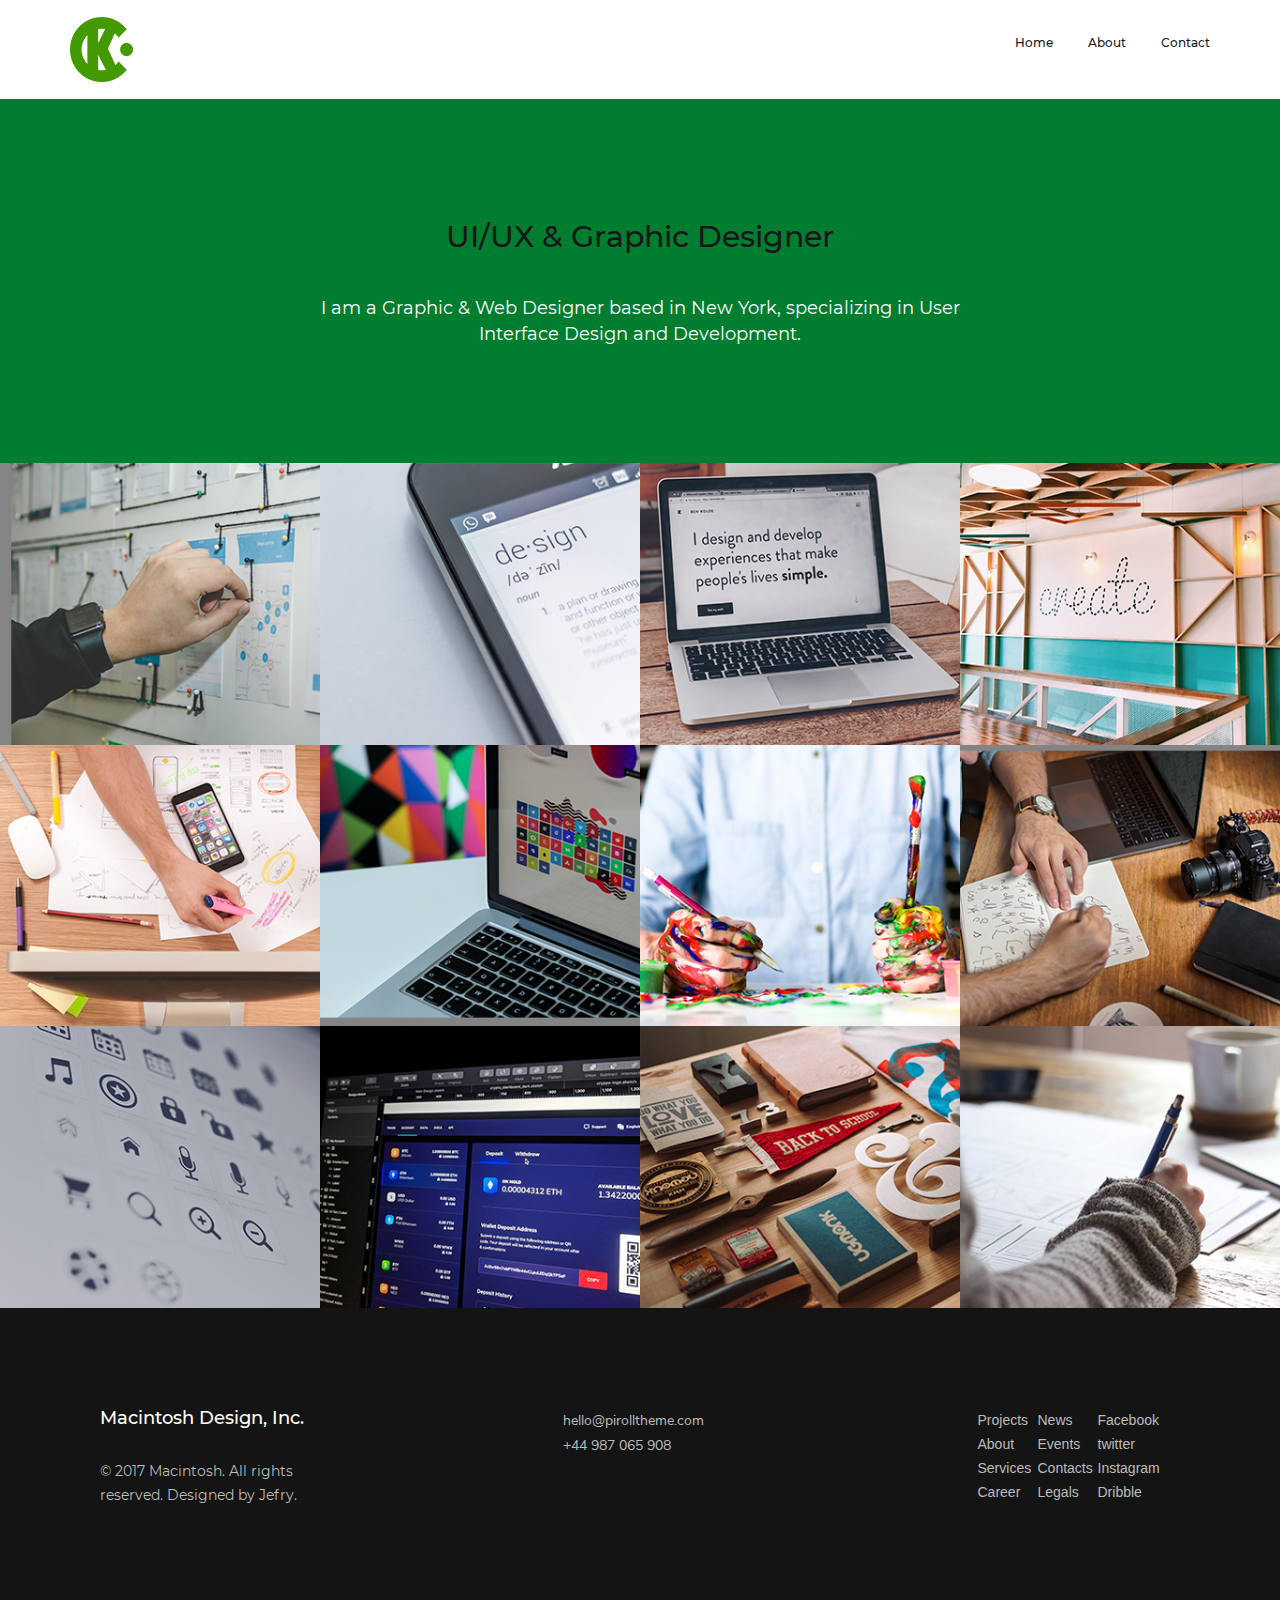
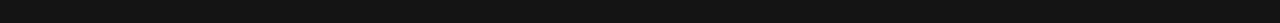
<file: home/home.html>
<!DOCTYPE html>
<html lang="en">

<head>
    <meta charset="UTF-8">
    <meta name="viewport" content="width=device-width, initial-scale=1.0">
    <link rel="stylesheet" href="../styles/fonts.css">
    <link rel="stylesheet" href="../styles/all.min.css">
    <link rel="stylesheet" href="../styles/bootstrap.min.css">
    <link rel="stylesheet" href="home.css">
    <link rel="stylesheet" href="media.css">
    <title>Home</title>
</head>

<body>
    <header>
        <div class="header_top">
            <div class="container header_top_nav d-flex justify-content-between align-items-center">
                <img src="img/mac-logo.png" alt="Klogo">
                <ul class="header_top__list d-flex list-unstyled">
                    <li><a class="header_top__link" href="../index.html">Home</a></li>
                    <li><a class="header_top__link" href="../about/about.html">About</a></li>
                    <li><a class="header_top__link" href="../contacts/index.html">Contact</a></li>
                </ul>
            </div>
        </div>
        <div class="header_info">
            <div class="col-6 header_info__block text-center">
                <h1 class="header_info__title">UI/UX & Graphic Designer</h1>
                <p class="header_info__text">I am a Graphic & Web Designer based in New York, specializing
                    in User Interface Design and Development.</p>
            </div>
        </div>
    </header>
    <main class="main">
        <div class="main__gallery container-fluid m-0 p-0 ">
            <div class="d-flex justify-content-between flex-wrap">
                <div class="gallery__block col-lg-3 col-md-6 col-12 "><img src="img/sect-1.png" alt="mac"></div>
                <div class="gallery__block col-lg-3 col-md-6 col-12"><img src="img/sect-2.png" alt="mac"></div>
                <div class="gallery__block col-lg-3 col-md-6 col-12"><img src="img/sect-3.png" alt="mac"></div>
                <div class="gallery__block col-lg-3 col-md-6 col-12"><img src="img/sect-4.png" alt="mac"></div>
            </div>
            <div class="d-flex justify-content-between flex-wrap">
                <div class="gallery__block col-lg-3 col-md-6 col-12"><img src="img/sect-5.png" alt="mac"></div>
                <div class="gallery__block col-lg-3 col-md-6 col-12"><img src="img/sect-6.png" alt="mac"></div>
                <div class="gallery__block col-lg-3 col-md-6 col-12"><img src="img/sect-7.png" alt="mac"></div>
                <div class="gallery__block col-lg-3 col-md-6 col-12"><img src="img/sect-8.png" alt="mac"></div>
            </div>
            <div class="d-flex justify-content-between flex-wrap">
                <div class="gallery__block col-lg-3 col-md-6 col-12"><img src="img/sect-9.png" alt="mac"></div>
                <div class="gallery__block col-lg-3 col-md-6 col-12"><img src="img/sect-10.png" alt="mac"></div>
                <div class="gallery__block col-lg-3 col-md-6 col-12"><img src="img/sect-11.png" alt="mac"></div>
                <div class="gallery__block col-lg-3 col-md-6 col-12"><img src="img/sect-12.png" alt="mac"></div>
            </div>
        </div>
    </main>
    <footer class="footer">
        <div class="container footer-nav d-flex justify-content-between flex-wrap">
            <div class="footer-nav__info col-lg-3 col-md-10">
                <h3 class="info__title">Macintosh Design, Inc.</h3>
                <p class="info__text">© 2017 Macintosh. All rights reserved.
                    Designed by Jefry.</p>
            </div>
            <div class="footer-nav__contacts col-lg-2 col-md-10">
                <a href="mailto:hello@pirolltheme.com" class="contacts__text">hello@pirolltheme.com</a>
                    <a class="contacts__text" href="tel:+44987065908"> +44 987 065 908 </a>
            </div>
            <div class="footer-nav__links col-lg-3 d-flex col-md-10">
                <ul class="footer__list col-1">
                    <li><a class="footer__links" href="#">Projects</a></li>
                    <li><a class="footer__links" href="#">About</a></li>
                    <li><a class="footer__links" href="#">Services</a></li>
                    <li><a class="footer__links" href="#">Career</a></li>
                </ul>
                <ul class="footer__list col-1">
                    <li><a class="footer__links" href="#">News</a></li>
                    <li><a class="footer__links" href="#">Events</a></li>
                    <li><a class="footer__links" href="#">Contacts</a></li>
                    <li><a class="footer__links" href="#">Legals</a></li>
                </ul>
                <ul class="footer__list col-1">
                    <li><a class="footer__links" href="#">Facebook</a></li>
                    <li><a class="footer__links" href="#">twitter</a></li>
                    <li><a class="footer__links" href="#">Instagram</a></li>
                    <li><a class="footer__links" href="#">Dribble</a></li>
                </ul>
            </div>
        </div>
    </footer>

</body>

</html>
</file>
<file: styles/fonts.css>
@font-face{
    font-family: 'Montserrat';
    src: url(../fonts/Montserrat-Regular.ttf);
    
}
@font-face{
    font-family: 'Montserrat';
    src: url(../fonts/Montserrat-Medium.ttf);
    font-weight: 500;
    
}
@font-face{
    font-family: 'Montserrat';
    src: url(../fonts/Montserrat-Thin.ttf);
    font-weight: 100;
    
}
@font-face{
    font-family: 'Nunito';
    src: url(../fonts/NunitoSans-Regular.ttf);
    
}
</file>
<file: styles/style.css>
* {
      box-sizing: border-box;
      margin: 0;
      padding: 0;
      scroll-behavior: smooth;
}


:root {
      --green: #007d2f;
      --gray: #f5f5f5;
      --mont: 'Montserrat';
      --nunito: 'Nunito';

}


.header_nav_logo {
      padding-top: 17px;
}

.header {
      background: url(../img/header-bg.png) bottom / cover no-repeat;
      height: 100vh;
      width: 100%;
}

.nav_links {
      text-transform: uppercase;
      font-size: 12px;
      color: #191919;
      font-family: 'Montserrat';
      font-weight: 500;
}

.nav_links:hover {
      color: #007d2f;
      text-decoration: none;
}

.header_info {
      padding-top: 83px;
}

.header_title {
      font-size: 35px;
      color: #1d1d1d;
      margin-bottom: 40px;
      font-family: 'Montserrat';
      font-weight: 500;
}

.header_text {
      font-size: 15px;
      line-height: 24px;
      color: #787878;
      font-family: 'Montserrat';
      font-weight: 100;
      margin-bottom: 55px;
}

.header_link_contact {
      width: 190px;
      height: 55px;
      background: #007d2f;
      color: #ffffff;
      font-size: 12px;
      display: flex;
      justify-content: center;
      align-items: center;
}

.header_link_contact:hover {
      color: #ffffff;
      text-decoration: none;
      background: #025f26;
}

/* -------------------------------------------- */
.about_us__block {
      padding-top: 100px;
      margin-bottom: 40px;
}

.about_us__block_title {
      color: #191919;
      font-size: 35px;
      font-family: 'Montserrat';
      font-weight: 500;
}

.about_us__block_text {
      color: #787878;
      font-family: 'Nunito';
      font-size: 14px;
}

.prof_skills {
      margin-top: 40px;

}

.prof_skills {
      background: var(--gray);
}


.progress {
      height: 3px;
}

.progress-bar {
      background: var(--green);
      height: 3px;
}

.prof_skills__progress {
      margin-left: 100px;
}

.prof_skills__progress p {
      margin-top: 40px;

      font-family: var(--mont);
      font-weight: 500;
      font-size: 12px;
      text-transform: uppercase;

}

.prof_skills__progress_title {
      color: #171717;
      font-size: 30px;
      font-family: var(--mont);
      font-weight: 500;
}

.section_info {
      background: var(--green);

}

.section_info__feedbacks {
      padding: 80px 0;
      color: white;
      font-family: var(--mont);
      font-weight: 500;
      text-transform: uppercase;
}

.projects_done i {
      font-size: 40px;
      margin-bottom: 7px;
}

.work_gallery img {
      height: 300px;
}



.main__load {
      background: var(--green);

}

.load__link {
      text-transform: uppercase;
      color: white;
      font-size: 21px;
      padding-top: 46px;
      padding-bottom: 40px;
      font-family: var(--mont);
      font-weight: 500;
}

.load__link:hover {
      text-decoration: none;
      color: white;
}



.process__title {
      font-size: 43px;
      color: #191919;
      font-family: var(--mont);
      font-weight: 500;
      padding-top: 106px;
}

.process__text {
      color: #787878;
      font-size: 22px;
      line-height: 33px;
      padding-bottom: 40px;
}

.video-mod {
      background: url(../img/video\ here.jpg) center/cover no-repeat;
      height: 570px;
      display: flex;
      justify-content: center;
      align-items: center;
      margin-bottom: 100px;

}

.video-mod__play {
      width: 85px;
      height: 85px;
      background: var(--green);
      border-radius: 50%;
      color: white;
      font-size: 35px;
      transition: 0.5s;
}

.video-mod__play:hover {
      cursor: pointer;
      background: var(--gray);
      color: var(--green);
}

.info-blog {
      width: 100%;
      display: flex;
      justify-content: center;
      align-items: center;
      background: var(--gray);

}

.blog__inner {
      padding-top: 100px;
      padding-bottom: 55px;
}

.info__items {
      margin-bottom: 50px;
}

.info__items__title {
      font-family: var(--mont);
      font-weight: 500;
      font-size: 18px;
      color: #191919;
      margin-top: 25px;
      text-transform: uppercase;
}

.info__items__text {
      color: #787878;
      font-family: var(--nunito);
      line-height: 24px;
}

.quotes {
      height: 500px;
      width: 100%;
      background: var(--green);
}


.carouser__text {
      color: white;
      font-size: 20px;
      line-height: 30px;
      font-family: var(--mont);
      font-weight: 500;
      letter-spacing: 1px;
}

.carouser_author {
      color: white;
      text-transform: uppercase;
      font-family: var(--mont);
      font-weight: 500;
      margin-top: 45px;
      padding-bottom: 100px;
}

.carousel-indicators li {
      width: 12px;
      height: 12px;
      border-radius: 50%;

}

.bands {
      padding-top: 65px;
      padding-bottom: 65px;
}
.client-block{
      width: 100%;
      background: var(--gray);
}

.form__title {
      font-family: var(--mont);
      font-weight: 500;
      font-size: 30px;
      color: #1d1d1d;
      text-align: center;
      padding-top: 35px;
}

.form__text {
      font-family: var(--nunito);
      line-height: 24px;
      font-size: 16px;
      color: #787878;
      text-align: center;
      padding-top: 40px;      
      margin-bottom: 50px;
}

.form__input {
      width: 350px;
      height: 50px;
      border: none;
      margin-bottom: 30px;
      

}

.form__input:focus {
      padding-left: 15px;
      font-family: var(--mont);
      font-size: 16px;
      font-weight: 500;
      color: var(--green);

}

.form__input::placeholder {
      font-family: var(--nunito);
      font-style: 15px;
      color: #787878;
      padding-left: 10px;
}
.form__input-title{
      height: 50px;
      border: none;
      margin-bottom: 30px;
}
.form__input-title::placeholder{
      padding-left: 15px;
      font-family: var(--nunito);
      font-style: 15px;
      color: #787878;
}
.form__input-title:focus{
      padding-left: 15px;
      font-family: var(--mont);
      font-size: 16px;
      font-weight: 500;
      color: black;
}
.form__textarea{
      border: none;
}
.form__textarea::placeholder{
      padding-left: 15px;
      font-family: var(--nunito);
      font-style: 15px;
      color: #787878;
}
.form__textarea:focus{
      padding-left: 15px;
      font-family: var(--mont);
      font-size: 16px;
      font-weight: 500;
      color: black;
}
.form__button{
      width: 160px;
      height: 55px;
      background: var(--green);
      border: none;
      color: white;
      font-family: var(--mont);
      font-weight: 500;
      text-transform: uppercase;
      font-size: 12px;
      margin-top: 30px;
}
.form{
      padding-bottom: 100px;
}
/* --------------------fooooter------------------------- */
.footer{
      width: 100%;
      background: #141414;
  }
  .footer-nav{
      padding-top: 100px;
      padding-bottom: 100px;
  }
  .info__title{
      font-size: 18px;
      color: white;
      font-family: var(--mont);
      font-weight: 500;
  }
  .info__text{
      color: #bcbcbc;
      font-size: 14px;
      line-height: 24px;
      font-family: var(--mont);
      margin-top: 30px;
  }
  .contacts__text{
      color: #bcbcbc;
      font-family: var(--nunito);
      line-height: 24px;
      font-size: 14px;
      transition: 0.5s;
  }
  .contacts__text:hover{
      color: white;
  }
  .footer__list{
      margin-left: 30px;
      list-style: none;
      
  }
  .footer__links{
      color: #bcbcbc;
      font-size: 14px;
      
  }
</file>
<file: styles/media.css>
@media(max-width:998px){
.prof_skills__img img{
    display: none;
}
.prof_skills__progress{
   margin-left: auto;
   margin-right: auto;
}
}
@media(max-width:776px){
    .section_info__feedbacks{
        flex-direction: column;
    }
    .projects_done{
        margin: 0;
    }
}
@media(max-width:562px){}
</file>
<file: contacts/contacts.css>
:root{
    --green:#007d2f;
    --gray:#f5f5f5;
    --mont:'Montserrat';
    --nunito:'Nunito';


}
*{
    margin: 0;
    padding: 0;
    box-sizing: border-box;
}
.header_top_nav{
    padding: 17px 0;
}
.header_top__link{
    font-family: var(--mont);
    font-size: 12px;
    font-weight: 500;
    color: #191919;
    margin-left: 35px;
}
.header_top__link:hover{
    text-decoration: none;
    color: var(--green);
}
#active-link{
    color: var(--green);
}
/* main */
.main{
    background: var(--gray);
    width: 100%;
}
.main-block{
    padding-top: 100px;
}
.info__title{
    font-family: 'Montserrat';
    font-size: 30px;
}
.info__text{
    color: #787878;
    line-height: 24px;
    padding-top: 45px;
    margin-bottom: 40px;
    font-family: 'Nunito';
}
.info__contacts{
    font-family: 'Nunito';
    color: #787878;
    margin-bottom: 25px;
}
.info__contacts-list{
    color: #171717;
    font-family: 'Nunito';
    font-weight: bold;
}



.form__input {
    width: 310px;
    height: 50px;
    border: none;
    margin-bottom: 30px;
}

.form__input:focus {
    padding-left: 15px;
    font-family: var(--mont);
    font-size: 16px;
    font-weight: 500;
    color: var(--green);

}

.form__input::placeholder {
    font-family: var(--nunito);
    font-style: 15px;
    color: #787878;
    padding-left: 10px;
}
.form__input-title{
    height: 50px;
    border: none;
    margin-bottom: 30px;
}
.form__input-title::placeholder{
    padding-left: 15px;
    font-family: var(--nunito);
    font-style: 15px;
    color: #787878;
}
.form__input-title:focus{
    padding-left: 15px;
    font-family: var(--mont);
    font-size: 16px;
    font-weight: 500;
    color: black;
}
.form__textarea{
    border: none;
}
.form__textarea::placeholder{
    padding-left: 15px;
    font-family: var(--nunito);
    font-style: 15px;
    color: #787878;
}
.form__textarea:focus{
    padding-left: 15px;
    font-family: var(--mont);
    font-size: 16px;
    font-weight: 500;
    color: black;
}
.form__button{
    width: 160px;
    height: 55px;
    background: var(--green);
    border: none;
    color: white;
    font-family: var(--mont);
    font-weight: 500;
    text-transform: uppercase;
    font-size: 12px;
    margin-top: 30px;
    align-self: flex-start;
    transition: 0.25s;
}
.form__button:hover{
    background: #4cb474;
}
.form{
    padding-bottom: 100px;
}

.map__iframe{
    width: 100%;
    height: 471px;
}
.main__map{
    padding-bottom: 100px;
}
/* footer */


.footer{
    width: 100%;
    background: #141414;
}
.footer-nav{
    padding-top: 100px;
    padding-bottom: 100px;
}
.footer-info__title{
    font-size: 18px;
    color: white;
    font-family: var(--mont);
    font-weight: 500;
}
.footer-info__text{
    color: #bcbcbc;
    font-size: 14px;
    line-height: 24px;
    font-family: var(--mont);
    margin-top: 30px;
}
.contacts__text{
    color: #bcbcbc;
    font-family: var(--nunito);
    line-height: 24px;
    font-size: 14px;
    transition: 0.5s;
}
.contacts__text:hover{
    color: white;
}
.footer__list{
    margin-left: 30px;
    list-style: none;
    
}
.footer__links{
    color: #bcbcbc;
    font-size: 14px;
    
}
</file>
<file: contacts/cmedia.css>
@media(max-width:992px){
}
@media(max-width:776px){
    .main-block{
        flex-direction: column;
    }
    .form__data{
        flex-direction: column;
    }
}
@media(max-width:562px){}
</file>
<file: about/style/fonts.css>
@font-face{
    font-family: 'Montserrat';
    src: url(../fonts/Montserrat-Regular.ttf);
    
}
@font-face{
    font-family: 'Montserrat';
    src: url(../fonts/Montserrat-Medium.ttf);
    font-weight: 500;
    
}
@font-face{
    font-family: 'Montserrat';
    src: url(../fonts/Montserrat-Thin.ttf);
    font-weight: 100;
    
}
@font-face{
    font-family: 'Nunito';
    src: url(../fonts/NunitoSans-Regular.ttf);
    
}
</file>
<file: about/style/about.css>
* {
    margin: 0;
    padding: 0;
    box-sizing: border-box;
}

:root {
    --green: #007d2f;
    --gray: #f5f5f5;
    --mont: 'Montserrat';
    --nunito: 'Nunito';

}

.header_logo_nav {
    padding-top: 10px;
    padding-bottom: 10px;
}

.nav_lists {
    list-style: none;
}

.nav_links {
    margin-left: 30px;
    color: #191919;
    font-family: var(--mont);
    font-weight: 500;
}

.nav_links:hover {
    text-decoration: none;
    color: var(--green);
}
#active-link{
    color: var(--green);
}

.header__personal {
    width: 100%;
    background: #323232;
    display: flex;
    justify-content: center;
}

.personal-block {
    padding: 120px 0 115px;
    display: flex;
    flex-direction: column;
    justify-content: center;
    align-items: center;
    text-align: center;
}

.personal__title {
    font-size: 61px;
    color: white;
    margin-bottom: 27px;
    font-family: var(--mont);
    font-weight: 500;
}

.personal__text {
    font-size: 23px;
    line-height: 35px;
    font-family: var(--nunito);
    color: white;
    padding: 0 30px 0;
}

/* main ---------------------------------------------------.
-----------------------------------
-*/
.section_info {
    background: var(--green);

}

.section_info__feedbacks {
    padding: 80px 0;
    color: white;
    font-family: var(--mont);
    font-weight: 500;
    text-transform: uppercase;
}

.projects_done i {
    font-size: 40px;
    margin-bottom: 7px;
}

.work_gallery img {
    height: 300px;
}

.about_img {
    width: 50%;

}

.about_img img {
    width: 100%;
}

.about_info {
    width: 50%;
    background: var(--gray);
}

.about_info__block {
    flex: 0 0 100%;
    max-width: 68%;
}

.about__title {
    color: #171717;
    font-size: 30px;
    margin-bottom: 40px;
    font-family: var(--mont);
    font-weight: 500;
}

.about__text1{
    margin-bottom: 40px;
    color: #787878;
    font-family: var(--nunito);
}
.about__text2 {
    margin-bottom: 40px;
    color: #787878;
    font-family: var(--nunito);
}

.talk-block{
    width: 100%;
    background: white;
}
.need-project{
    text-align: center;
    padding-top: 110px;
    display: flex;
    flex-direction: column;
    align-items: center;
   
    padding-bottom: 100px;
}
.need-project__title{
    color: #1d1d1d;
    font-size: 30px;
    font-family: var(--mont);
    font-weight: bold;
}
.need-project__text{
    font-family: var(--nunito);
    line-height: 24px;
    color: #787878;
    padding-top: 45px;
}
.need-project__button{
    display: flex;
    justify-content: center;
    align-items: center;
    width: 160px;
    height: 55px;
    background: var(--green);
    font-family: var(--mont);
    font-weight: 500;
    font-size: 12px;
    color: white;
    text-transform: uppercase;
    margin-top: 40px;
   transition: 0.25s;
}
.need-project__button:hover{
    background: #46a068;
    text-decoration: none;
    color: rgb(8, 41, 8);
}

.footer{
      width: 100%;
      background: #141414;
  }
  .footer-nav{
      padding-top: 100px;
      padding-bottom: 100px;
  }
  .info__title{
      font-size: 18px;
      color: white;
      font-family: var(--mont);
      font-weight: 500;
  }
  .info__text{
      color: #bcbcbc;
      font-size: 14px;
      line-height: 24px;
      font-family: var(--mont);
      margin-top: 30px;
  }
  .contacts__text{
      color: #bcbcbc;
      font-family: var(--nunito);
      line-height: 24px;
      font-size: 14px;
      transition: 0.5s;
  }
  .contacts__text:hover{
      color: white;
  }
  .footer__list{
      margin-left: 30px;
      list-style: none;
      
  }
  .footer__links{
      color: #bcbcbc;
      font-size: 14px;
      
  }
</file>
<file: about/style/mediaabout.css>
@media(max-width:1200px) {}

@media(max-width:968px) {
    .section_info__feedbacks {
        justify-content: space-around !important;
    }

    .main__about {
        flex-direction: column;
        align-items: center;

    }

    .about_info {
        width: 100% !important;
    }
}

@media(max-width:776px) {
    .header_logo_nav {
        flex-wrap: wrap;
        flex-direction: column;
        align-items: center;
        justify-content: center;
    }

    .logo {
        margin-bottom: 15px;
    }

    .nav_lists {

        justify-content: center !important;
    }

    .about_img{
        width: 100%;
    }
}

@media(max-width:576px) {}
</file>
<file: home/home.css>
:root{
    --green:#007d2f;
    --gray:#f5f5f5;
    --mont:'Montserrat';
    --nunito:'Nunito';


}
*{
    margin: 0;
    padding: 0;
    box-sizing: border-box;
}
.header_top_nav{
    padding: 17px 0;
}
.header_top__link{
    font-family: var(--mont);
    font-size: 12px;
    font-weight: 500;
    color: #191919;
    margin-left: 35px;
}
.header_top__link:hover{
    text-decoration: none;
    color: var(--green);
}
.header_info{
    background: var(--green);
    display: flex;
    justify-content: center;
}
.header_info__block{
    padding: 120px 0 100px;
}
.header_info__title{
    font-family: var(--mont);
    font-size: 30px;
    color:  #171717;
    margin-bottom: 40px;
}
.header_info__text{
    font-family: var(--mont);
    font-size: 18px;
    line-height: 26px;
    color: #fefefe;
}

.gallery__block{
    margin: 0;
    padding: 0;
    justify-content: stretch;
 
}
.gallery__block img{
    width: 100%;
    height: 100%;
}
.footer{
    width: 100%;
    background: #141414;
}
.footer-nav{
    padding-top: 100px;
    padding-bottom: 100px;
}
.info__title{
    font-size: 18px;
    color: white;
    font-family: var(--mont);
    font-weight: 500;
}
.info__text{
    color: #bcbcbc;
    font-size: 14px;
    line-height: 24px;
    font-family: var(--mont);
    margin-top: 30px;
}
.contacts__text{
    color: #bcbcbc;
    font-family: var(--nunito);
    line-height: 24px;
    font-size: 14px;
    transition: 0.5s;
}
.contacts__text:hover{
    color: white;
}
.footer__list{
    margin-left: 30px;
    list-style: none;
    
}
.footer__links{
    color: #bcbcbc;
    font-size: 14px;
    
}
</file>
<file: home/media.css>
@media(max-width:992px){
    .footer-nav{
        flex-direction: column;
        align-items: center;
    }
    .footer-nav div{
        margin-bottom: 35px;
    }
}
@media(max-width:776px){
    
}
@media(max-width:562px){}
</file>
